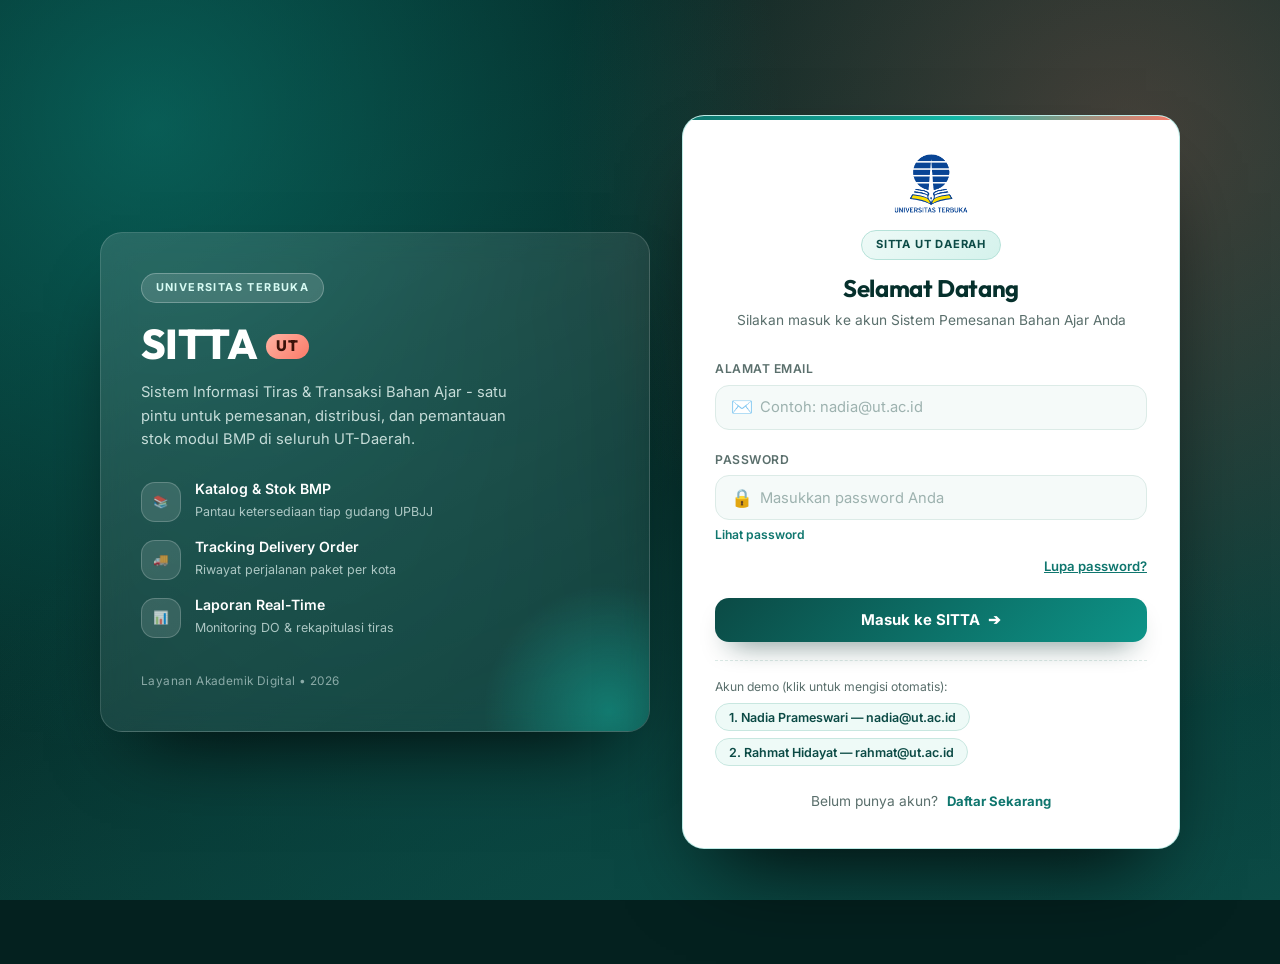
<file: login.html>
<!DOCTYPE html>
<html lang="id">
<head>
  <meta charset="UTF-8">
  <meta http-equiv="refresh" content="0; url=index.html">
  <title>Mengarahkan ke Login SITTA UT...</title>
  <script>
    // Langsung redirect ke index.html atau muat konten
    window.location.replace("index.html");
  </script>
</head>
<body>
  <p><a href="index.html">klik di sini</a>.</p>
</body>
</html>
</file>
